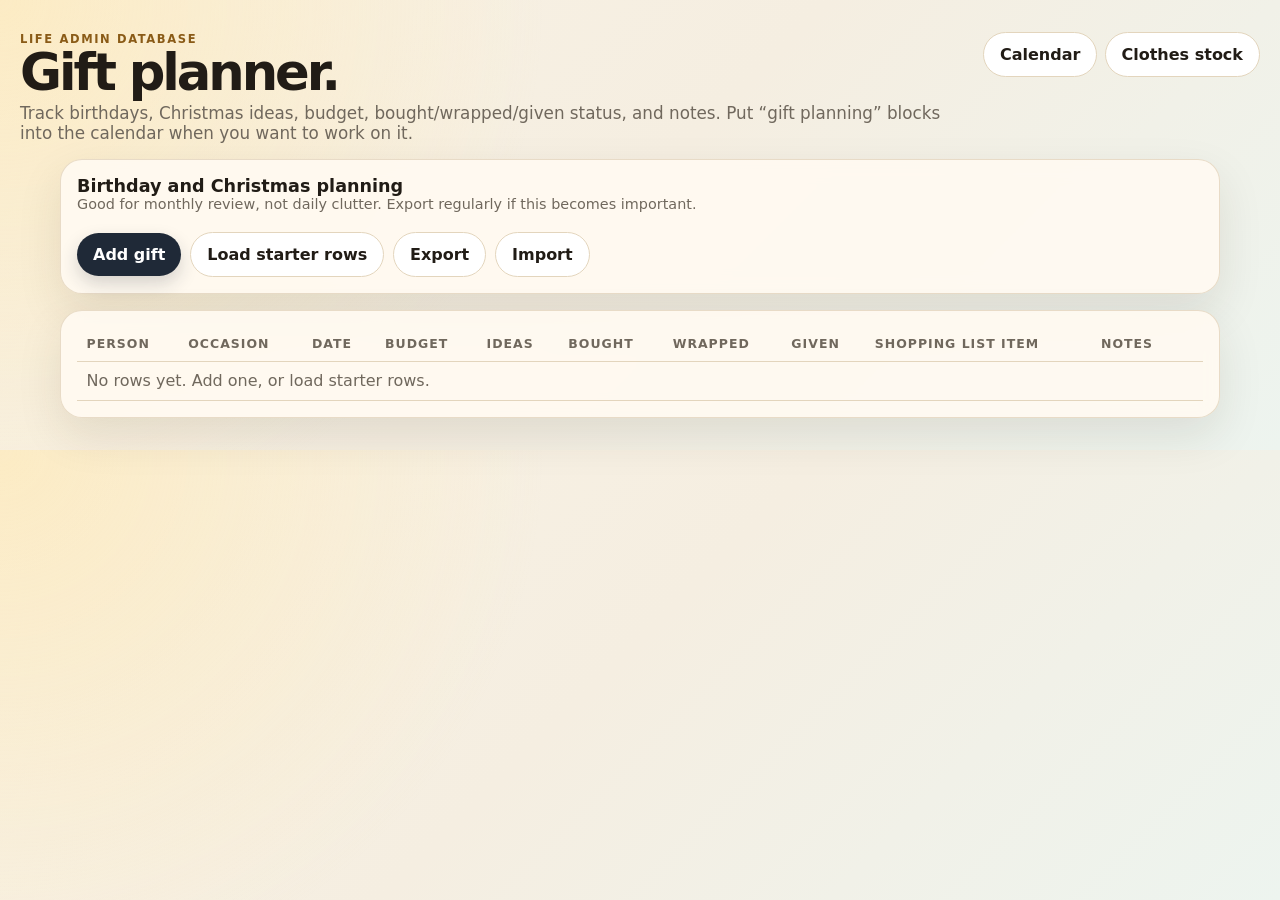
<file: gifts.html>
<!doctype html>
<html lang="en">
<head>
  <meta charset="utf-8">
  <meta name="viewport" content="width=device-width, initial-scale=1">
  <title>Gift Planner</title>
  <link rel="stylesheet" href="styles.css">
  <link rel="stylesheet" href="life-admin.css">
</head>
<body>
  <header class="app-header">
    <div>
      <p class="eyebrow">Life admin database</p>
      <h1>Gift planner.</h1>
      <p class="subtitle">Track birthdays, Christmas ideas, budget, bought/wrapped/given status, and notes. Put “gift planning” blocks into the calendar when you want to work on it.</p>
    </div>
    <div class="header-actions">
      <a class="nav-button" href="index.html">Calendar</a>
      <a class="nav-button" href="stock.html">Clothes stock</a>
    </div>
  </header>

  <main class="table-app">
    <section class="panel table-toolbar">
      <div>
        <p class="week-label">Birthday and Christmas planning</p>
        <p class="hint">Good for monthly review, not daily clutter. Export regularly if this becomes important.</p>
      </div>
      <div class="toggles">
        <button id="addRow" type="button">Add gift</button>
        <button id="seedRows" class="ghost" type="button">Load starter rows</button>
        <button id="exportRows" class="ghost" type="button">Export</button>
        <label class="file-button">Import<input id="importRows" type="file" accept="application/json"></label>
      </div>
    </section>

    <section class="panel table-wrap">
      <table class="data-table">
        <thead>
          <tr>
            <th>Person</th>
            <th>Occasion</th>
            <th>Date</th>
            <th>Budget</th>
            <th>Ideas</th>
            <th>Bought</th>
            <th>Wrapped</th>
            <th>Given</th>
            <th>Shopping list item</th>
            <th>Notes</th>
            <th></th>
          </tr>
        </thead>
        <tbody id="tableBody"></tbody>
      </table>
    </section>
  </main>

  <script>
    window.TABLE_APP_CONFIG = {
      key: "gift-planner",
      columns: [
        { key: "person" },
        { key: "occasion", type: "select", options: ["Birthday", "Christmas", "Thank you", "Other"], default: "Birthday" },
        { key: "date", type: "date" },
        { key: "budget" },
        { key: "ideas", type: "textarea" },
        { key: "bought", type: "select", options: ["No", "Yes"], default: "No" },
        { key: "wrapped", type: "select", options: ["No", "Yes"], default: "No" },
        { key: "given", type: "select", options: ["No", "Yes"], default: "No" },
        { key: "shopping", type: "textarea" },
        { key: "notes", type: "textarea" }
      ],
      sampleRows: [
        { person: "Example person", occasion: "Birthday", date: "", budget: "", ideas: "", bought: "No", wrapped: "No", given: "No", shopping: "", notes: "Add during monthly gift planning block" },
        { person: "Christmas list", occasion: "Christmas", date: "", budget: "", ideas: "", bought: "No", wrapped: "No", given: "No", shopping: "", notes: "Review monthly, more often near December" }
      ]
    };
  </script>
  <script src="table-app.js"></script>
</body>
</html>
</file>
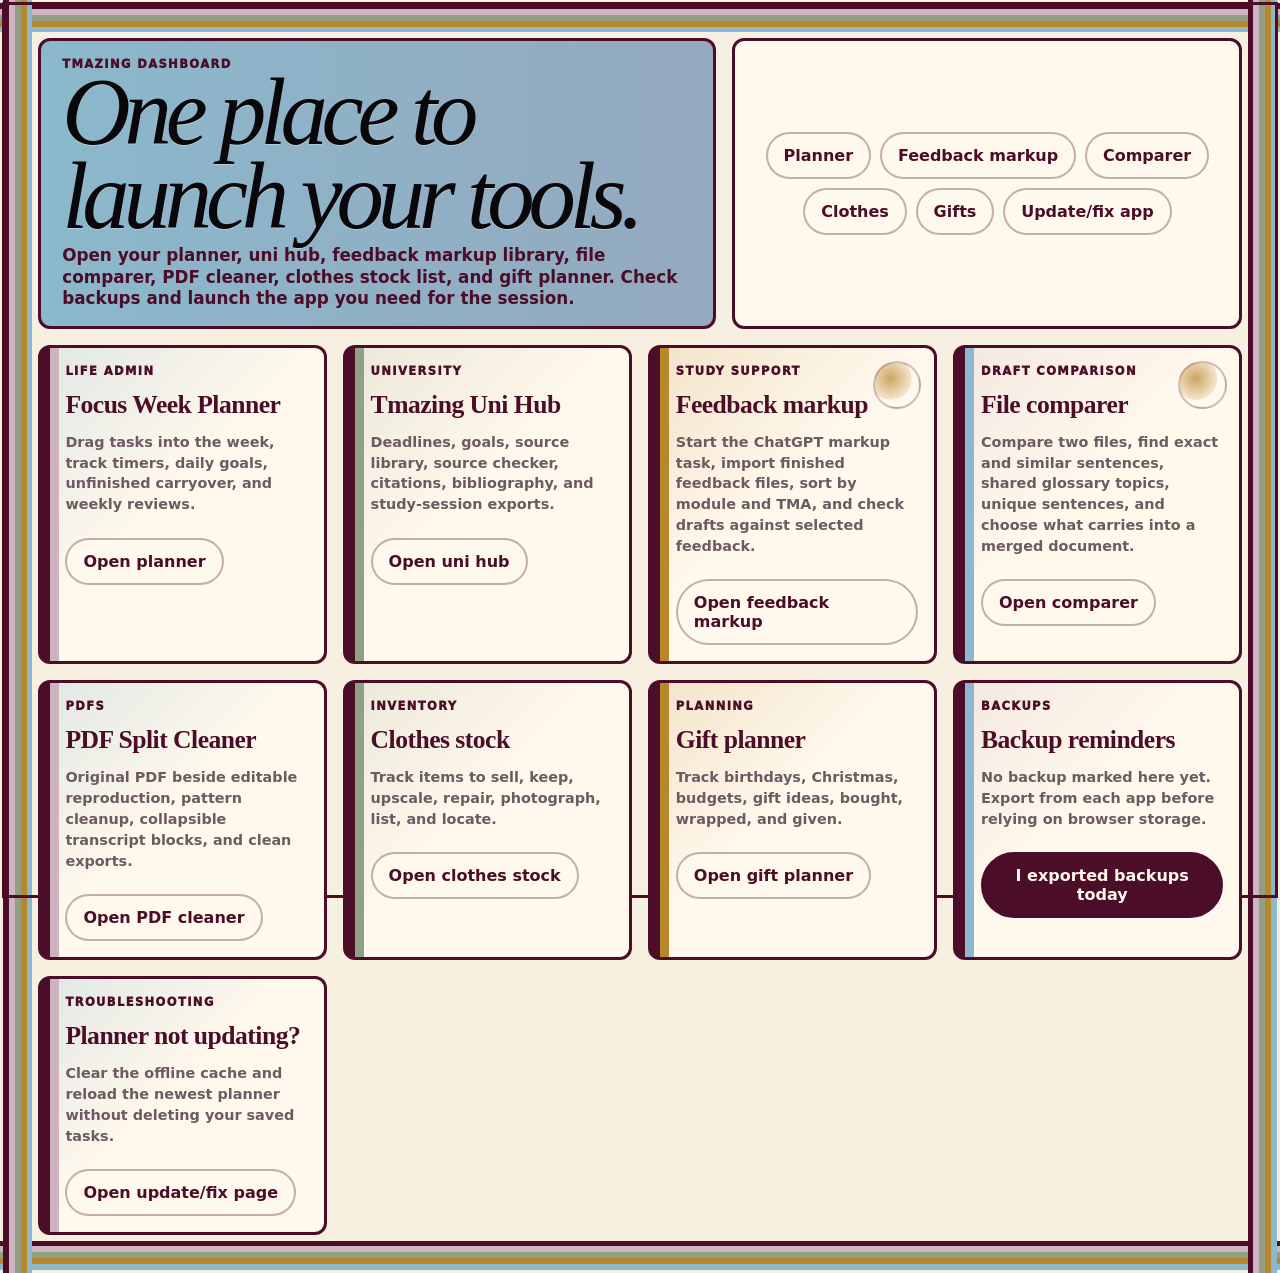
<file: home.html>
<!doctype html>
<html lang="en">
<head>
  <meta charset="utf-8">
  <meta name="viewport" content="width=device-width, initial-scale=1">
  <title>Tmazing Dashboard</title>
  <link rel="stylesheet" href="styles.css?v=47">
  <link rel="stylesheet" href="life-admin.css?v=47">
  <link rel="stylesheet" href="dashboard-tmazing-theme.css?v=47">
</head>
<body>
  <header class="app-header">
    <div>
      <p class="eyebrow">Tmazing Dashboard</p>
      <h1>One place to launch your tools.</h1>
      <p class="subtitle">Open your planner, uni hub, feedback markup library, file comparer, PDF cleaner, clothes stock list, and gift planner. Check backups and launch the app you need for the session.</p>
    </div>
    <div class="header-actions">
      <a class="nav-button" href="index.html?fresh=47">Planner</a>
      <a class="nav-button" href="https://izdrewz.github.io/tmazing/?fresh=11#feedbackMarkup">Feedback markup</a>
      <a class="nav-button" href="https://izdrewz.github.io/comparer/?fresh=1">Comparer</a>
      <a class="nav-button" href="stock.html?fresh=47">Clothes</a>
      <a class="nav-button" href="gifts.html?fresh=47">Gifts</a>
      <a class="nav-button" href="update.html?fresh=47">Update/fix app</a>
    </div>
  </header>

  <main class="table-app dashboard-grid">
    <section class="panel dashboard-card">
      <p class="eyebrow">Life admin</p>
      <h2>Focus Week Planner</h2>
      <p class="hint">Drag tasks into the week, track timers, daily goals, unfinished carryover, and weekly reviews.</p>
      <a class="nav-button" href="index.html?fresh=47">Open planner</a>
    </section>

    <section class="panel dashboard-card">
      <p class="eyebrow">University</p>
      <h2>Tmazing Uni Hub</h2>
      <p class="hint">Deadlines, goals, source library, source checker, citations, bibliography, and study-session exports.</p>
      <a class="nav-button" href="https://izdrewz.github.io/tmazing/?fresh=11">Open uni hub</a>
    </section>

    <section class="panel dashboard-card">
      <p class="eyebrow">Study support</p>
      <h2>Feedback markup</h2>
      <p class="hint">Start the ChatGPT markup task, import finished feedback files, sort by module and TMA, and check drafts against selected feedback.</p>
      <a class="nav-button" href="https://izdrewz.github.io/tmazing/?fresh=11#feedbackMarkup">Open feedback markup</a>
    </section>

    <section class="panel dashboard-card">
      <p class="eyebrow">Draft comparison</p>
      <h2>File comparer</h2>
      <p class="hint">Compare two files, find exact and similar sentences, shared glossary topics, unique sentences, and choose what carries into a merged document.</p>
      <a class="nav-button" href="https://izdrewz.github.io/comparer/?fresh=1">Open comparer</a>
    </section>

    <section class="panel dashboard-card">
      <p class="eyebrow">PDFs</p>
      <h2>PDF Split Cleaner</h2>
      <p class="hint">Original PDF beside editable reproduction, pattern cleanup, collapsible transcript blocks, and clean exports.</p>
      <a class="nav-button" href="https://izdrewz.github.io/pdf/">Open PDF cleaner</a>
    </section>

    <section class="panel dashboard-card">
      <p class="eyebrow">Inventory</p>
      <h2>Clothes stock</h2>
      <p class="hint">Track items to sell, keep, upscale, repair, photograph, list, and locate.</p>
      <a class="nav-button" href="stock.html?fresh=47">Open clothes stock</a>
    </section>

    <section class="panel dashboard-card">
      <p class="eyebrow">Planning</p>
      <h2>Gift planner</h2>
      <p class="hint">Track birthdays, Christmas, budgets, gift ideas, bought, wrapped, and given.</p>
      <a class="nav-button" href="gifts.html?fresh=47">Open gift planner</a>
    </section>

    <section class="panel dashboard-card">
      <p class="eyebrow">Backups</p>
      <h2>Backup reminders</h2>
      <p id="backupStatus" class="hint">Checking browser backup dates…</p>
      <button id="markBackup" type="button">I exported backups today</button>
    </section>

    <section class="panel dashboard-card">
      <p class="eyebrow">Troubleshooting</p>
      <h2>Planner not updating?</h2>
      <p class="hint">Clear the offline cache and reload the newest planner without deleting your saved tasks.</p>
      <a class="nav-button" href="update.html?fresh=47">Open update/fix page</a>
    </section>
  </main>

  <script>
    const key = 'tmazing-dashboard-backup-v1';
    const status = document.getElementById('backupStatus');
    const last = localStorage.getItem(key);
    if (!last) status.textContent = 'No backup marked here yet. Export from each app before relying on browser storage.';
    else {
      const days = Math.floor((Date.now() - new Date(last).getTime()) / 86400000);
      status.textContent = days === 0 ? 'Backups marked today.' : `Last backup marked ${days} day(s) ago.`;
    }
    document.getElementById('markBackup').addEventListener('click', () => {
      localStorage.setItem(key, new Date().toISOString());
      status.textContent = 'Backups marked today.';
    });
  </script>
</body>
</html>
</file>
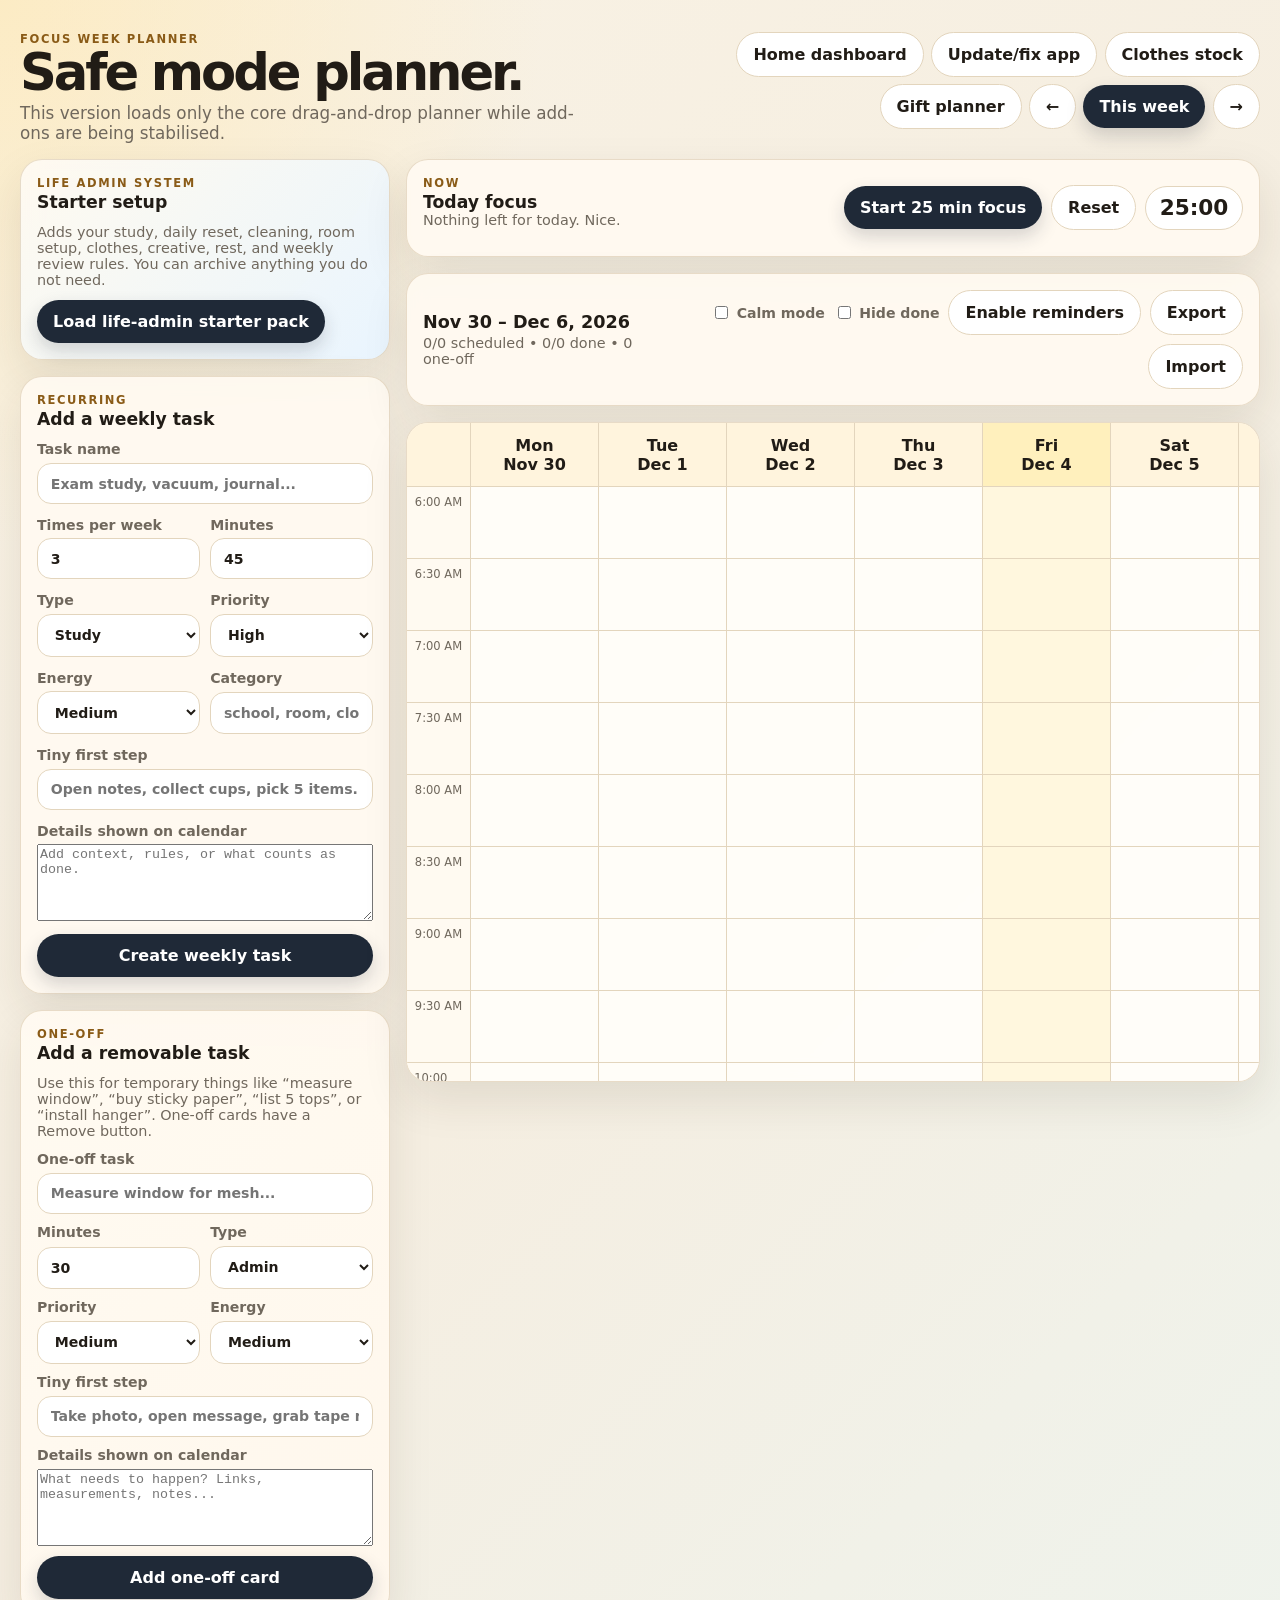
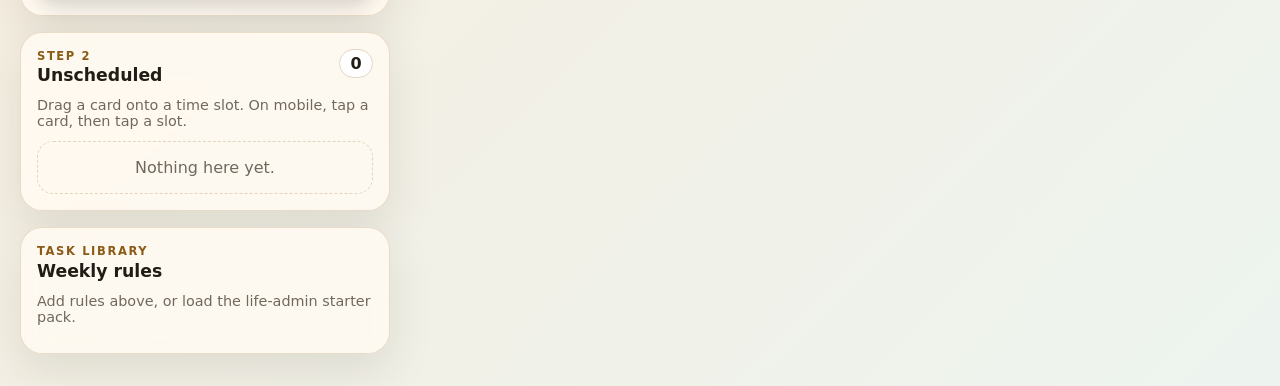
<file: safe.html>
<!doctype html>
<html lang="en">
<head>
  <meta charset="utf-8">
  <meta name="viewport" content="width=device-width, initial-scale=1">
  <title>Focus Week Planner Safe Mode</title>
  <meta name="description" content="Safe core version of the weekly task planner.">
  <link rel="manifest" href="manifest.webmanifest">
  <link rel="stylesheet" href="styles.css">
  <link rel="stylesheet" href="life-admin.css">
</head>
<body>
  <header class="app-header">
    <div>
      <p class="eyebrow">Focus Week Planner</p>
      <h1>Safe mode planner.</h1>
      <p class="subtitle">This version loads only the core drag-and-drop planner while add-ons are being stabilised.</p>
    </div>
    <div class="header-actions">
      <a class="nav-button" href="home.html">Home dashboard</a>
      <a class="nav-button" href="update.html">Update/fix app</a>
      <a class="nav-button" href="stock.html">Clothes stock</a>
      <a class="nav-button" href="gifts.html">Gift planner</a>
      <button id="prevWeek" class="ghost" type="button" aria-label="Previous week">←</button>
      <button id="todayWeek" type="button">This week</button>
      <button id="nextWeek" class="ghost" type="button" aria-label="Next week">→</button>
    </div>
  </header>

  <main class="layout">
    <aside class="sidebar">
      <section class="panel starter-panel">
        <div class="panel-heading">
          <div>
            <p class="eyebrow">Life admin system</p>
            <h2>Starter setup</h2>
          </div>
        </div>
        <p class="hint">Adds your study, daily reset, cleaning, room setup, clothes, creative, rest, and weekly review rules. You can archive anything you do not need.</p>
        <button id="loadStarter" type="button">Load life-admin starter pack</button>
      </section>

      <section class="panel">
        <div class="panel-heading">
          <div>
            <p class="eyebrow">Recurring</p>
            <h2>Add a weekly task</h2>
          </div>
        </div>
        <form id="taskForm" class="task-form">
          <label>Task name<input id="taskName" name="taskName" type="text" placeholder="Exam study, vacuum, journal..." autocomplete="off" required></label>
          <div class="form-row">
            <label>Times per week<input id="taskFrequency" name="taskFrequency" type="number" min="1" max="14" value="3" required></label>
            <label>Minutes<input id="taskDuration" name="taskDuration" type="number" min="5" max="360" step="5" value="45" required></label>
          </div>
          <div class="form-row">
            <label>Type<select id="taskType" name="taskType"><option>Study</option><option>Daily Reset</option><option>Admin</option><option>Cleaning</option><option>Room Setup</option><option>Shopping</option><option>Clothes</option><option>Creative</option><option>Life Planning</option><option>Rest</option></select></label>
            <label>Priority<select id="taskPriority" name="taskPriority"><option>Highest</option><option selected>High</option><option>Medium</option><option>Low</option></select></label>
          </div>
          <div class="form-row">
            <label>Energy<select id="taskEnergy" name="taskEnergy"><option value="low">Low</option><option value="medium" selected>Medium</option><option value="high">High</option></select></label>
            <label>Category<input id="taskCategory" name="taskCategory" type="text" placeholder="school, room, clothes..."></label>
          </div>
          <label>Tiny first step<input id="taskStep" name="taskStep" type="text" placeholder="Open notes, collect cups, pick 5 items..."></label>
          <label>Details shown on calendar<textarea id="taskDetails" name="taskDetails" rows="3" placeholder="Add context, rules, or what counts as done."></textarea></label>
          <button type="submit">Create weekly task</button>
        </form>
      </section>

      <section class="panel one-off-panel">
        <div class="panel-heading"><div><p class="eyebrow">One-off</p><h2>Add a removable task</h2></div></div>
        <p class="hint">Use this for temporary things like “measure window”, “buy sticky paper”, “list 5 tops”, or “install hanger”. One-off cards have a Remove button.</p>
        <form id="oneOffForm" class="task-form compact-form">
          <label>One-off task<input id="oneOffName" name="oneOffName" type="text" placeholder="Measure window for mesh..." autocomplete="off" required></label>
          <div class="form-row">
            <label>Minutes<input id="oneOffDuration" name="oneOffDuration" type="number" min="5" max="360" step="5" value="30" required></label>
            <label>Type<select id="oneOffType" name="oneOffType"><option>Admin</option><option>Study</option><option>Daily Reset</option><option>Cleaning</option><option>Room Setup</option><option>Shopping</option><option>Clothes</option><option>Creative</option><option>Life Planning</option><option>Rest</option></select></label>
          </div>
          <div class="form-row">
            <label>Priority<select id="oneOffPriority" name="oneOffPriority"><option>Highest</option><option>High</option><option selected>Medium</option><option>Low</option></select></label>
            <label>Energy<select id="oneOffEnergy" name="oneOffEnergy"><option value="low">Low</option><option value="medium" selected>Medium</option><option value="high">High</option></select></label>
          </div>
          <label>Tiny first step<input id="oneOffStep" name="oneOffStep" type="text" placeholder="Take photo, open message, grab tape measure..."></label>
          <label>Details shown on calendar<textarea id="oneOffDetails" name="oneOffDetails" rows="2" placeholder="What needs to happen? Links, measurements, notes..."></textarea></label>
          <button type="submit">Add one-off card</button>
        </form>
      </section>

      <section class="panel">
        <div class="panel-heading"><div><p class="eyebrow">Step 2</p><h2>Unscheduled</h2></div><span id="unscheduledCount" class="pill">0</span></div>
        <p class="hint">Drag a card onto a time slot. On mobile, tap a card, then tap a slot.</p>
        <div id="unscheduledList" class="card-list empty-list"></div>
      </section>

      <section class="panel">
        <div class="panel-heading"><div><p class="eyebrow">Task library</p><h2>Weekly rules</h2></div></div>
        <div id="taskLibrary" class="rules-list"></div>
      </section>
    </aside>

    <section class="main-board">
      <section class="panel focus-panel">
        <div><p class="eyebrow">Now</p><h2 id="focusTitle">Today focus</h2><p id="focusText" class="hint">Your next scheduled task will show here.</p></div>
        <div class="focus-actions"><button id="startFocus" type="button">Start 25 min focus</button><button id="resetFocus" class="ghost" type="button">Reset</button><span id="focusTimer" class="timer">25:00</span></div>
      </section>

      <section class="toolbar panel">
        <div><p id="weekLabel" class="week-label">Week</p><div id="progressText" class="progress-text">0 scheduled</div></div>
        <div class="toggles">
          <label class="switch"><input id="calmMode" type="checkbox"><span>Calm mode</span></label>
          <label class="switch"><input id="hideDone" type="checkbox"><span>Hide done</span></label>
          <button id="enableReminders" class="ghost" type="button">Enable reminders</button>
          <button id="exportData" class="ghost" type="button">Export</button>
          <label class="file-button">Import<input id="importData" type="file" accept="application/json"></label>
        </div>
      </section>

      <section class="calendar-shell panel" aria-label="Weekly calendar"><div id="calendar" class="calendar"></div></section>
    </section>
  </main>

  <template id="instanceCardTemplate">
    <article class="task-card" draggable="true">
      <div class="task-main"><div><div class="card-title-row"><h3></h3><span class="type-badge"></span></div><p class="task-meta"></p></div><span class="status-dot"></span></div>
      <p class="tiny-step"></p>
      <div class="card-actions"><button class="done-button" type="button">Done</button><button class="skip-button ghost" type="button">Skip</button><button class="details-button ghost" type="button">Details</button><button class="unschedule-button ghost" type="button">Unplan</button><button class="remove-button danger" type="button">Remove</button></div>
    </article>
  </template>

  <script src="app.js"></script>
</body>
</html>
</file>
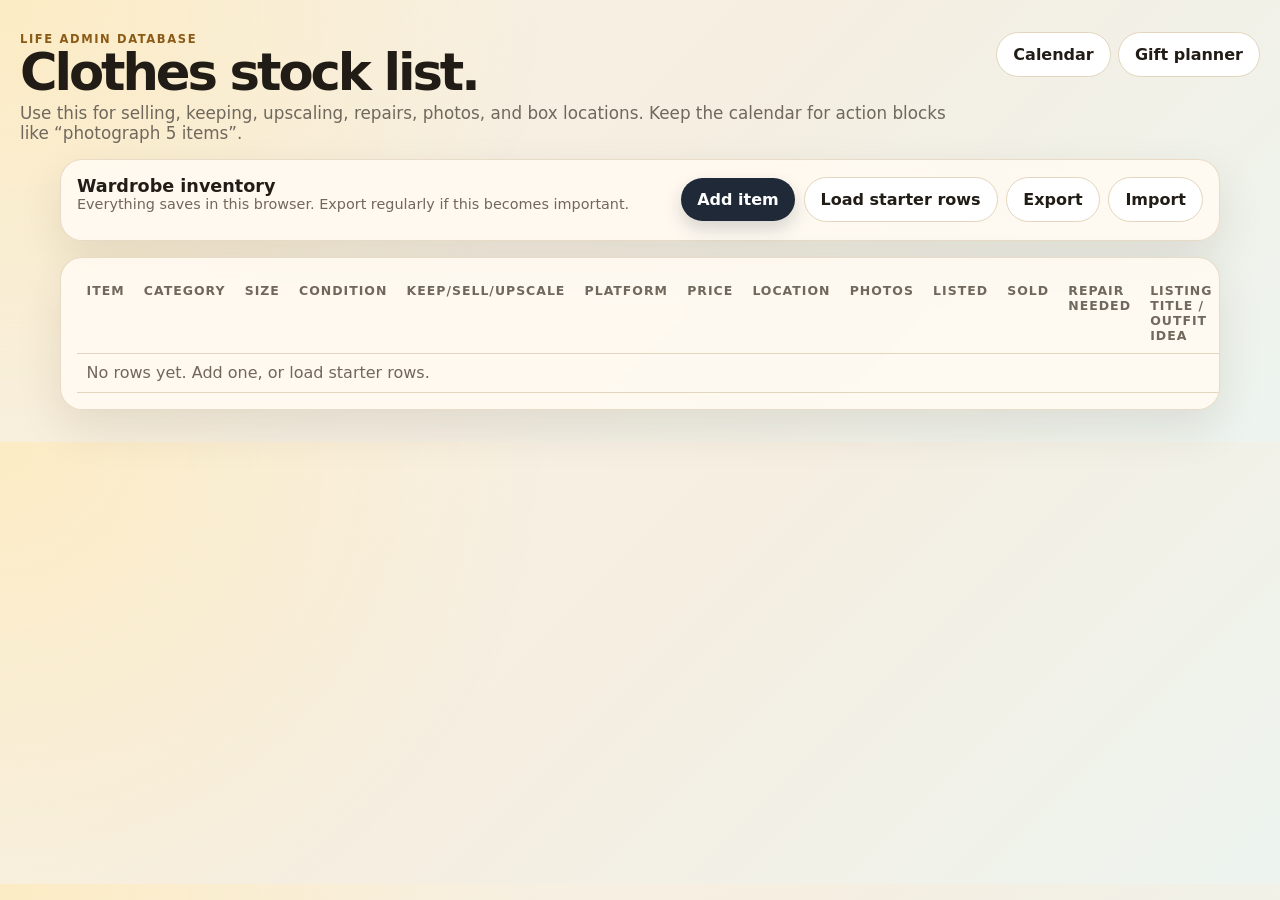
<file: stock.html>
<!doctype html>
<html lang="en">
<head>
  <meta charset="utf-8">
  <meta name="viewport" content="width=device-width, initial-scale=1">
  <title>Clothes Stock List</title>
  <link rel="stylesheet" href="styles.css">
  <link rel="stylesheet" href="life-admin.css">
</head>
<body>
  <header class="app-header">
    <div>
      <p class="eyebrow">Life admin database</p>
      <h1>Clothes stock list.</h1>
      <p class="subtitle">Use this for selling, keeping, upscaling, repairs, photos, and box locations. Keep the calendar for action blocks like “photograph 5 items”.</p>
    </div>
    <div class="header-actions">
      <a class="nav-button" href="index.html">Calendar</a>
      <a class="nav-button" href="gifts.html">Gift planner</a>
    </div>
  </header>

  <main class="table-app">
    <section class="panel table-toolbar">
      <div>
        <p class="week-label">Wardrobe inventory</p>
        <p class="hint">Everything saves in this browser. Export regularly if this becomes important.</p>
      </div>
      <div class="toggles">
        <button id="addRow" type="button">Add item</button>
        <button id="seedRows" class="ghost" type="button">Load starter rows</button>
        <button id="exportRows" class="ghost" type="button">Export</button>
        <label class="file-button">Import<input id="importRows" type="file" accept="application/json"></label>
      </div>
    </section>

    <section class="panel table-wrap">
      <table class="data-table">
        <thead>
          <tr>
            <th>Item</th>
            <th>Category</th>
            <th>Size</th>
            <th>Condition</th>
            <th>Keep/Sell/Upscale</th>
            <th>Platform</th>
            <th>Price</th>
            <th>Location</th>
            <th>Photos</th>
            <th>Listed</th>
            <th>Sold</th>
            <th>Repair needed</th>
            <th>Listing title / outfit idea</th>
            <th></th>
          </tr>
        </thead>
        <tbody id="tableBody"></tbody>
      </table>
    </section>
  </main>

  <script>
    window.TABLE_APP_CONFIG = {
      key: "clothes-stock",
      columns: [
        { key: "item" },
        { key: "category" },
        { key: "size" },
        { key: "condition", type: "select", options: ["New", "Excellent", "Good", "Okay", "Needs repair"], default: "Good" },
        { key: "decision", type: "select", options: ["Keep", "Sell", "Upscale", "Donate", "Bin"], default: "Sell" },
        { key: "platform", type: "select", options: ["Vinted", "Depop", "eBay", "Facebook", "Other", "Not listing"], default: "Vinted" },
        { key: "price" },
        { key: "location" },
        { key: "photos", type: "select", options: ["No", "Yes"], default: "No" },
        { key: "listed", type: "select", options: ["No", "Yes"], default: "No" },
        { key: "sold", type: "select", options: ["No", "Yes"], default: "No" },
        { key: "repair", type: "textarea" },
        { key: "listing", type: "textarea" }
      ],
      sampleRows: [
        { item: "Black top", category: "Top", size: "M", condition: "Good", decision: "Sell", platform: "Vinted", price: "", location: "Clothes to sell box", photos: "No", listed: "No", sold: "No", repair: "", listing: "" },
        { item: "Ren faire dress", category: "Dress", size: "", condition: "Good", decision: "Upscale", platform: "Not listing", price: "", location: "Creative projects", photos: "No", listed: "No", sold: "No", repair: "Customising needed", listing: "Deadline / event date" },
        { item: "Easy 5 item batch", category: "Mixed", size: "", condition: "Good", decision: "Sell", platform: "Vinted", price: "", location: "To photograph", photos: "No", listed: "No", sold: "No", repair: "", listing: "Use calendar task: photograph/list 5 items" }
      ]
    };
  </script>
  <script src="table-app.js"></script>
</body>
</html>
</file>
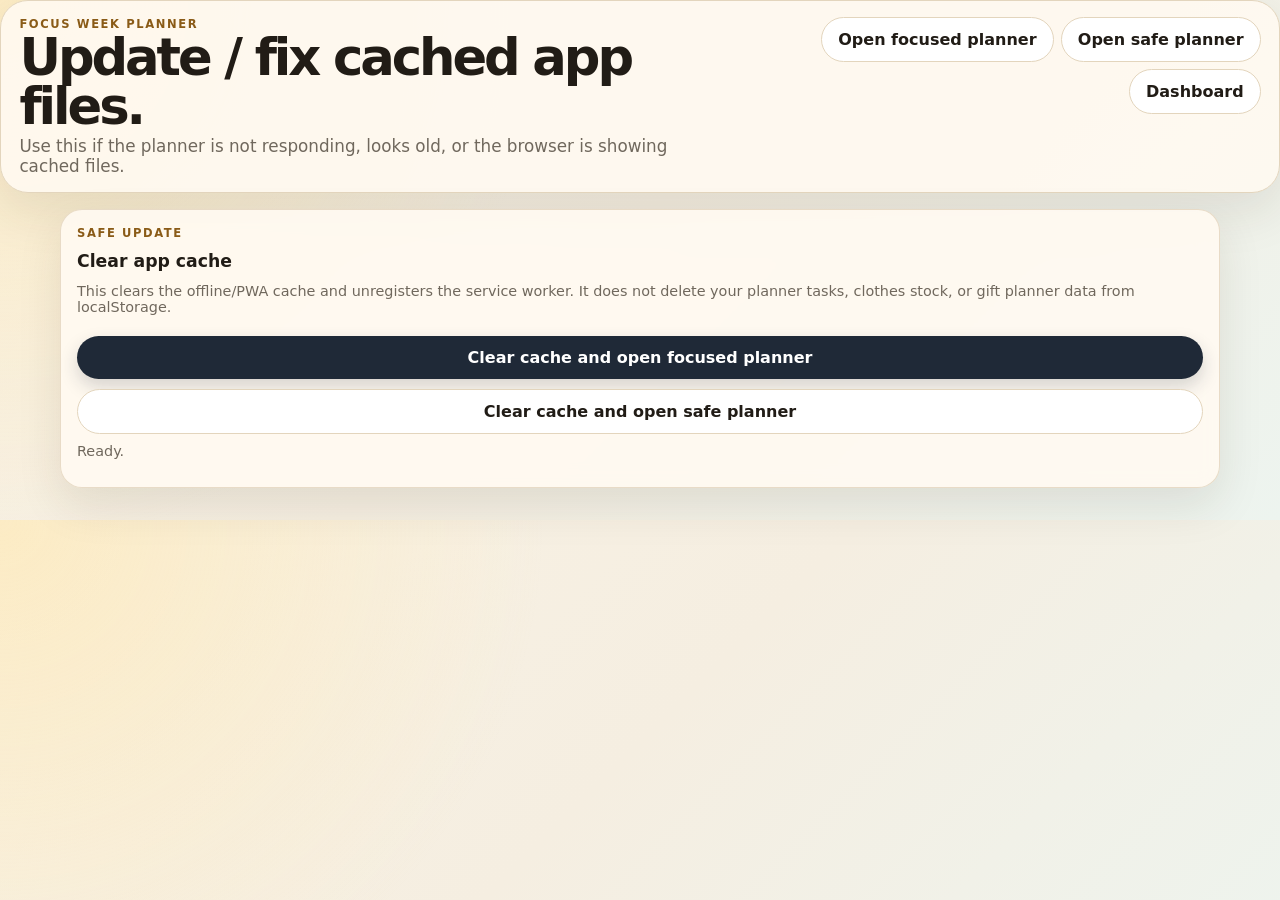
<file: update.html>
<!doctype html>
<html lang="en">
<head>
  <meta charset="utf-8">
  <meta name="viewport" content="width=device-width, initial-scale=1">
  <title>Update Focus Week Planner</title>
  <link rel="stylesheet" href="styles.css">
  <link rel="stylesheet" href="life-admin.css">
</head>
<body>
  <header class="app-header contained-header">
    <div>
      <p class="eyebrow">Focus Week Planner</p>
      <h1>Update / fix cached app files.</h1>
      <p class="subtitle">Use this if the planner is not responding, looks old, or the browser is showing cached files.</p>
    </div>
    <div class="header-actions">
      <a class="nav-button" href="planner.html">Open focused planner</a>
      <a class="nav-button" href="safe.html">Open safe planner</a>
      <a class="nav-button" href="https://izdrewz.github.io/dash/">Dashboard</a>
    </div>
  </header>

  <main class="table-app">
    <section class="panel dashboard-card">
      <p class="eyebrow">Safe update</p>
      <h2>Clear app cache</h2>
      <p class="hint">This clears the offline/PWA cache and unregisters the service worker. It does not delete your planner tasks, clothes stock, or gift planner data from localStorage.</p>
      <button id="updateNow" type="button">Clear cache and open focused planner</button>
      <button id="safeNow" class="ghost" type="button">Clear cache and open safe planner</button>
      <p id="status" class="hint">Ready.</p>
    </section>
  </main>

  <script>
    const status = document.getElementById('status');
    async function clearCache(target) {
      status.textContent = 'Clearing cached app files...';
      try {
        if ('serviceWorker' in navigator) {
          const registrations = await navigator.serviceWorker.getRegistrations();
          await Promise.all(registrations.map(reg => reg.unregister()));
        }
        if ('caches' in window) {
          const keys = await caches.keys();
          await Promise.all(keys.map(key => caches.delete(key)));
        }
        status.textContent = 'Done. Opening planner...';
        const version = Date.now();
        setTimeout(() => location.href = `${target}?fresh=${version}`, 500);
      } catch (error) {
        console.error(error);
        status.textContent = 'Something went wrong. Try opening ' + target + '?fresh=' + Date.now();
      }
    }
    document.getElementById('updateNow').addEventListener('click', () => clearCache('planner.html'));
    document.getElementById('safeNow').addEventListener('click', () => clearCache('safe.html'));
  </script>
</body>
</html>
</file>
<file: styles.css>
:root {
  color-scheme: light;
  --bg: #f7f3eb;
  --panel: #fffaf1;
  --panel-strong: #fff4dd;
  --text: #211c16;
  --muted: #70685d;
  --line: #e3d5bd;
  --shadow: 0 18px 45px rgba(48, 38, 23, 0.10);
  --radius: 22px;
  --slot-height: 72px;
  --today: #fff0bd;
  --selected: #e2f0ff;
  --danger: #7c2d12;
}

* {
  box-sizing: border-box;
}

body {
  margin: 0;
  font-family: ui-sans-serif, system-ui, -apple-system, BlinkMacSystemFont, "Segoe UI", sans-serif;
  background:
    radial-gradient(circle at top left, rgba(255, 230, 170, 0.55), transparent 34rem),
    linear-gradient(135deg, #f9f2e4 0%, #f5eee1 48%, #edf4ef 100%);
  color: var(--text);
}

button,
input,
select {
  font: inherit;
}

button,
.file-button {
  border: 0;
  border-radius: 999px;
  background: #1f2937;
  color: #fff;
  padding: 0.75rem 1rem;
  font-weight: 750;
  cursor: pointer;
  transition: transform 0.15s ease, box-shadow 0.15s ease, background 0.15s ease;
  box-shadow: 0 8px 18px rgba(31, 41, 55, 0.18);
}

button:hover,
.file-button:hover {
  transform: translateY(-1px);
}

button:active,
.file-button:active {
  transform: translateY(0);
}

button.ghost,
.file-button {
  background: #fff;
  color: var(--text);
  border: 1px solid var(--line);
  box-shadow: none;
}

button:focus-visible,
input:focus-visible,
select:focus-visible,
.task-card:focus-visible,
.slot:focus-visible {
  outline: 3px solid #93c5fd;
  outline-offset: 2px;
}

button.done-button {
  background: #14532d;
  box-shadow: none;
  padding: 0.55rem 0.75rem;
}

button.skip-button,
button.unschedule-button {
  padding: 0.55rem 0.75rem;
}

.app-header {
  max-width: 1500px;
  margin: 0 auto;
  padding: 2rem 1.25rem 1rem;
  display: flex;
  justify-content: space-between;
  gap: 1.25rem;
  align-items: flex-start;
}

.app-header h1 {
  margin: 0.15rem 0 0.35rem;
  font-size: clamp(2rem, 4vw, 4.3rem);
  line-height: 0.95;
  letter-spacing: -0.06em;
}

.subtitle {
  margin: 0;
  color: var(--muted);
  max-width: 58rem;
  font-size: 1.05rem;
}

.eyebrow {
  margin: 0;
  text-transform: uppercase;
  letter-spacing: 0.14em;
  color: #8a5b17;
  font-size: 0.72rem;
  font-weight: 850;
}

.header-actions {
  display: flex;
  gap: 0.45rem;
  align-items: center;
  flex-wrap: wrap;
  justify-content: flex-end;
}

.layout {
  max-width: 1500px;
  margin: 0 auto;
  padding: 0 1.25rem 2rem;
  display: grid;
  grid-template-columns: minmax(300px, 370px) minmax(0, 1fr);
  gap: 1rem;
  align-items: start;
}

.sidebar,
.main-board {
  display: grid;
  gap: 1rem;
}

.panel {
  background: rgba(255, 250, 241, 0.92);
  border: 1px solid rgba(227, 213, 189, 0.82);
  border-radius: var(--radius);
  box-shadow: var(--shadow);
  padding: 1rem;
  backdrop-filter: blur(10px);
}

.panel-heading {
  display: flex;
  justify-content: space-between;
  gap: 1rem;
  align-items: flex-start;
  margin-bottom: 0.75rem;
}

.panel h2 {
  margin: 0.15rem 0 0;
  font-size: 1.08rem;
}

.task-form {
  display: grid;
  gap: 0.8rem;
}

.task-form label,
.switch {
  display: grid;
  gap: 0.35rem;
  color: var(--muted);
  font-size: 0.88rem;
  font-weight: 700;
}

input,
select {
  width: 100%;
  border: 1px solid var(--line);
  background: #fff;
  color: var(--text);
  border-radius: 14px;
  padding: 0.72rem 0.8rem;
}

.form-row {
  display: grid;
  grid-template-columns: 1fr 1fr;
  gap: 0.65rem;
}

.hint {
  margin: 0 0 0.75rem;
  color: var(--muted);
  font-size: 0.9rem;
}

.pill {
  display: inline-flex;
  min-width: 2rem;
  justify-content: center;
  align-items: center;
  padding: 0.25rem 0.65rem;
  background: #fff;
  border: 1px solid var(--line);
  border-radius: 999px;
  font-weight: 800;
}

.card-list,
.rules-list {
  display: grid;
  gap: 0.65rem;
}

.empty-list:empty::before {
  content: "Nothing here yet.";
  display: block;
  color: var(--muted);
  padding: 1rem;
  border: 1px dashed var(--line);
  border-radius: 16px;
  text-align: center;
}

.task-card {
  border: 1px solid var(--line);
  background: #fff;
  border-radius: 18px;
  padding: 0.75rem;
  display: grid;
  gap: 0.55rem;
  cursor: grab;
  box-shadow: 0 10px 24px rgba(36, 28, 15, 0.07);
}

.task-card:active {
  cursor: grabbing;
}

.task-card.selected {
  outline: 3px solid #60a5fa;
  background: var(--selected);
}

.task-card.done {
  opacity: 0.72;
  background: #f1f8ef;
}

.task-card.skipped {
  opacity: 0.68;
  background: #fff7ed;
}

.task-main {
  display: flex;
  justify-content: space-between;
  gap: 0.75rem;
}

.task-card h3 {
  margin: 0;
  font-size: 0.98rem;
}

.task-meta,
.tiny-step {
  margin: 0.2rem 0 0;
  color: var(--muted);
  font-size: 0.78rem;
}

.tiny-step:empty {
  display: none;
}

.status-dot {
  width: 0.72rem;
  height: 0.72rem;
  border-radius: 999px;
  background: #94a3b8;
  flex: 0 0 auto;
  margin-top: 0.18rem;
}

.status-dot.low {
  background: #38bdf8;
}

.status-dot.medium {
  background: #f59e0b;
}

.status-dot.high {
  background: #ef4444;
}

.card-actions {
  display: flex;
  gap: 0.35rem;
  flex-wrap: wrap;
}

.rule-card {
  border: 1px solid var(--line);
  background: #fff;
  border-radius: 16px;
  padding: 0.75rem;
  display: grid;
  gap: 0.45rem;
}

.rule-card h3 {
  margin: 0;
  font-size: 0.95rem;
}

.rule-card p {
  margin: 0;
  color: var(--muted);
  font-size: 0.82rem;
}

.rule-actions {
  display: flex;
  flex-wrap: wrap;
  gap: 0.4rem;
}

.rule-actions button {
  padding: 0.48rem 0.7rem;
}

.focus-panel,
.toolbar {
  display: flex;
  align-items: center;
  justify-content: space-between;
  gap: 1rem;
}

.focus-actions,
.toggles {
  display: flex;
  align-items: center;
  gap: 0.55rem;
  flex-wrap: wrap;
  justify-content: flex-end;
}

.timer {
  font-variant-numeric: tabular-nums;
  font-size: 1.35rem;
  font-weight: 900;
  background: #fff;
  border: 1px solid var(--line);
  border-radius: 999px;
  padding: 0.55rem 0.85rem;
}

.week-label {
  margin: 0;
  font-weight: 900;
  font-size: 1.1rem;
}

.progress-text {
  color: var(--muted);
  font-size: 0.9rem;
  margin-top: 0.2rem;
}

.switch {
  display: flex;
  align-items: center;
  gap: 0.35rem;
}

.switch input {
  width: auto;
}

.file-button {
  position: relative;
  display: inline-flex;
  align-items: center;
}

.file-button input {
  position: absolute;
  inset: 0;
  opacity: 0;
  cursor: pointer;
}

.calendar-shell {
  overflow: auto;
  max-height: calc(100vh - 15rem);
  padding: 0;
}

.calendar {
  min-width: 960px;
  display: grid;
  grid-template-columns: 64px repeat(7, minmax(126px, 1fr));
}

.day-header,
.time-label,
.slot {
  border-right: 1px solid var(--line);
  border-bottom: 1px solid var(--line);
}

.corner,
.day-header {
  position: sticky;
  top: 0;
  z-index: 2;
  background: var(--panel-strong);
}

.corner {
  left: 0;
  z-index: 4;
  border-right: 1px solid var(--line);
  border-bottom: 1px solid var(--line);
}

.day-header {
  padding: 0.8rem 0.65rem;
  font-weight: 900;
  text-align: center;
}

.day-header.today {
  background: var(--today);
}

.time-label {
  position: sticky;
  left: 0;
  z-index: 1;
  background: var(--panel);
  color: var(--muted);
  font-size: 0.72rem;
  padding: 0.45rem;
  height: var(--slot-height);
  display: flex;
  justify-content: center;
  align-items: flex-start;
}

.slot {
  min-height: var(--slot-height);
  background: rgba(255, 255, 255, 0.58);
  padding: 0.35rem;
  display: grid;
  gap: 0.35rem;
  align-content: start;
}

.slot.today {
  background: rgba(255, 240, 189, 0.35);
}

.slot.drag-over,
.slot.targeted {
  background: #dbeafe;
  box-shadow: inset 0 0 0 2px #60a5fa;
}

.slot .task-card {
  padding: 0.55rem;
  border-radius: 14px;
  gap: 0.35rem;
}

.slot .card-actions {
  display: none;
}

.slot:hover .card-actions,
.slot:focus-within .card-actions {
  display: flex;
}

body.calm .subtitle,
body.calm .eyebrow,
body.calm .hint,
body.calm .rules-list {
  display: none;
}

body.calm .layout {
  grid-template-columns: minmax(280px, 330px) minmax(0, 1fr);
}

body.hide-done .task-card.done,
body.hide-done .task-card.skipped {
  display: none;
}

@media (max-width: 950px) {
  .app-header,
  .focus-panel,
  .toolbar {
    display: grid;
  }

  .header-actions,
  .focus-actions,
  .toggles {
    justify-content: flex-start;
  }

  .layout {
    grid-template-columns: 1fr;
  }

  .calendar-shell {
    max-height: 70vh;
  }
}
</file>
<file: life-admin.css>
textarea{resize:vertical;min-height:4.8rem}.nav-button{border-radius:999px;background:#fff;color:#211c16;border:1px solid #e3d5bd;box-shadow:none;text-decoration:none;display:inline-flex;align-items:center;justify-content:center;padding:.75rem 1rem;font-weight:750}.starter-panel{background:linear-gradient(135deg,rgba(255,250,241,.95),rgba(232,244,255,.95))}.one-off-panel{background:linear-gradient(135deg,rgba(255,250,241,.95),rgba(255,247,237,.95))}.compact-form{gap:.65rem}button.danger{background:#fff1f2;color:#7c2d12;border:1px solid #fecdd3;box-shadow:none;padding:.55rem .75rem}.task-card.one-off{border-color:#fed7aa;background:#fffdf7}.card-title-row{display:flex;align-items:center;gap:.4rem;flex-wrap:wrap}.type-badge{display:inline-flex;padding:.16rem .45rem;border-radius:999px;background:#eef2ff;color:#3730a3;font-size:.67rem;font-weight:850;text-transform:lowercase}.type-badge.one-off-badge{background:#ffedd5;color:#9a3412}.tiny-step{white-space:pre-line}.table-app{max-width:1200px;margin:0 auto;padding:0 1.25rem 2rem;display:grid;gap:1rem}.table-toolbar{display:flex;gap:.5rem;flex-wrap:wrap;align-items:center;justify-content:space-between}.table-wrap{overflow-x:auto}.data-table{width:100%;min-width:900px;border-collapse:collapse}.data-table th,.data-table td{border-bottom:1px solid #e3d5bd;padding:.6rem;text-align:left;vertical-align:top}.data-table th{color:#70685d;font-size:.78rem;text-transform:uppercase;letter-spacing:.08em}.data-table input,.data-table select,.data-table textarea{border-radius:10px;padding:.5rem;min-width:7rem}.data-table textarea{min-width:12rem;min-height:3rem}.hint-cell{color:#70685d;text-align:center;padding:1rem}.dashboard-grid{grid-template-columns:repeat(auto-fit,minmax(260px,1fr));align-items:stretch}.dashboard-card{display:grid;gap:.6rem;align-content:start}.dashboard-card h2{margin:.1rem 0}.dashboard-card .nav-button{justify-self:start}.planner-focused-page{padding:1.25rem;background:radial-gradient(circle at top left,rgba(255,226,165,.55),transparent 34rem),linear-gradient(135deg,#f6efe4,#eef6f2)}.contained-header{max-width:1420px;margin:0 auto 1rem;padding:1rem 1.15rem;border:1px solid #e3d5bd;border-radius:28px;background:rgba(255,250,241,.9);box-shadow:0 18px 50px rgba(48,38,23,.1)}.planner-shell{max-width:1420px;margin:0 auto 2rem;display:grid;grid-template-columns:minmax(260px,320px) minmax(0,1fr);gap:1rem}.planner-sidebar{display:grid;gap:1rem;align-content:start}.planner-board{display:grid;gap:1rem;min-width:0}.compact-details{padding:.85rem}.compact-details summary{cursor:pointer;font-weight:900;list-style:none;display:flex;justify-content:space-between;align-items:center}.compact-details summary::-webkit-details-marker{display:none}.compact-details summary::after{content:"＋";font-weight:900;color:#70685d}.compact-details[open] summary::after{content:"–"}.compact-details .task-form{margin-top:.75rem}.slim-focus{display:flex;justify-content:space-between;align-items:center;gap:1rem;padding:.85rem 1rem}.pile-panel{border:2px solid #dec9a6;background:linear-gradient(135deg,rgba(255,250,241,.98),rgba(255,247,237,.96));padding:1rem}.pile-tabs{display:flex;gap:.5rem;flex-wrap:wrap;margin:.4rem 0 .8rem}.pile-tab{display:inline-flex;align-items:center;gap:.45rem;border:1px solid #e3d5bd;background:#fff;color:#211c16;box-shadow:none;border-radius:999px;padding:.55rem .75rem;font-size:.84rem}.pile-tab strong{display:inline-flex;align-items:center;justify-content:center;min-width:1.45rem;height:1.45rem;border-radius:999px;background:#f3ead9;color:#211c16;font-size:.75rem}.pile-tab.active{background:#1f2937;color:#fff;border-color:#1f2937}.pile-tab.active strong{background:#fff;color:#1f2937}.pile-list{display:block}.pile-section{border:1px solid #e3d5bd;border-radius:20px;background:#fff;overflow:hidden}.pile-section-header{display:flex;justify-content:space-between;gap:.75rem;align-items:center;padding:.65rem .85rem;background:#fffaf1;border-bottom:1px solid #e3d5bd;font-weight:900}.pile-section-grid{display:grid;grid-template-columns:repeat(auto-fit,minmax(230px,1fr));gap:.65rem;padding:.75rem}.pile-section-grid .task-card{margin:0;min-height:100%}.compact-toolbar{padding:.85rem 1rem}.contained-calendar{border:2px solid #dec9a6;background:rgba(255,250,241,.96);padding:1rem;overflow:auto}.planner-focused-page .calendar{min-width:900px}.planner-focused-page .slot{min-height:68px}.planner-focused-page .task-card{box-shadow:0 8px 18px rgba(48,38,23,.08)}.task-group-controls{display:flex;gap:.45rem;flex-wrap:wrap;margin:.45rem 0 .6rem}.task-group-controls button{padding:.45rem .7rem;font-size:.78rem}.grouped-unscheduled-list{display:grid;gap:.7rem}.task-group-section{border:1px solid #e3d5bd;border-radius:18px;background:#fffaf1;overflow:hidden}.task-group-header{width:100%;border:0;border-radius:0;background:#fff;color:#211c16;box-shadow:none;display:flex;align-items:center;justify-content:space-between;gap:.6rem;padding:.75rem .85rem;text-align:left}.task-group-header span:first-child{display:flex;gap:.45rem;align-items:center;font-weight:900}.task-group-header[aria-expanded="false"]{background:#f7efe0}.task-group-emoji{font-size:1rem}.task-group-count{display:inline-flex;align-items:center;justify-content:center;min-width:1.7rem;height:1.7rem;border-radius:999px;background:#1f2937;color:#fff;font-size:.78rem;font-weight:900}.task-group-cards{display:grid;gap:.55rem;padding:.65rem;background:linear-gradient(180deg,#fffdf8,#fffaf1)}.task-group-cards[hidden]{display:none}.session-panel{max-width:1500px;margin:0 auto 1rem;display:flex;align-items:center;justify-content:space-between;gap:1rem}.session-actions{display:flex;gap:.5rem;flex-wrap:wrap;align-items:center}.session-modal-backdrop{position:fixed;inset:0;background:rgba(31,41,55,.35);z-index:9999;display:grid;place-items:center;padding:1rem}.session-modal{width:min(900px,100%);max-height:88vh;overflow:auto}.session-modal-body{display:grid;gap:.85rem}.carry-list{display:grid;gap:.45rem}.carry-row{display:grid;grid-template-columns:1.4fr 1fr;gap:.5rem;align-items:center;border:1px solid #e3d5bd;background:#fff;border-radius:14px;padding:.55rem}.review-table{width:100%;border-collapse:collapse;background:#fff;border-radius:14px;overflow:hidden}.review-table th,.review-table td{border-bottom:1px solid #e3d5bd;padding:.55rem;text-align:left}.task-timer-button{font-variant-numeric:tabular-nums}.auto-open .session-modal{outline:4px solid #dbeafe}body.calm .starter-panel,body.calm .one-off-panel textarea,body.calm .task-form textarea{display:none}@media(max-width:1050px){.planner-focused-page{padding:.75rem}.contained-header{border-radius:22px}.planner-shell{grid-template-columns:1fr}.planner-sidebar{grid-template-columns:1fr}.slim-focus{display:grid}.pile-section-grid{grid-template-columns:1fr}.contained-calendar{padding:.65rem}}@media(max-width:850px){.session-panel{display:grid}.carry-row{grid-template-columns:1fr}.task-group-header{padding:.7rem}.task-group-cards{padding:.5rem}}
</file>
<file: dashboard-tmazing-theme.css>
:root {
  --dash-cream-mushroom: #f7efdf;
  --dash-paper-cream: #fff8ec;
  --dash-deep-plum: #4b0d27;
  --dash-red-plum: #751f32;
  --dash-dusty-mauve: #cdb4c0;
  --dash-mauve-rose: #d8c0cb;
  --dash-duck-egg-blue: #8bb8cc;
  --dash-grey-cornflower: #94a9bf;
  --dash-cool-sage: #aab59e;
  --dash-eucalyptus: #8fa083;
  --dash-vintage-gold: #b8862b;
  --dash-ink: #25161f;
  --dash-muted: #6d5a62;
}

body {
  min-height: 100vh;
  color: var(--dash-ink) !important;
  background:
    linear-gradient(90deg,
      transparent 0 .18rem,
      var(--dash-deep-plum) .18rem .55rem,
      var(--dash-dusty-mauve) .55rem .92rem,
      var(--dash-eucalyptus) .92rem 1.29rem,
      var(--dash-vintage-gold) 1.29rem 1.66rem,
      var(--dash-duck-egg-blue) 1.66rem 2.03rem,
      transparent 2.03rem calc(100% - 2.03rem),
      var(--dash-deep-plum) calc(100% - 2.03rem) calc(100% - 1.66rem),
      var(--dash-dusty-mauve) calc(100% - 1.66rem) calc(100% - 1.29rem),
      var(--dash-eucalyptus) calc(100% - 1.29rem) calc(100% - .92rem),
      var(--dash-vintage-gold) calc(100% - .92rem) calc(100% - .55rem),
      var(--dash-duck-egg-blue) calc(100% - .55rem) calc(100% - .18rem),
      transparent calc(100% - .18rem)),
    linear-gradient(180deg,
      transparent 0 .18rem,
      var(--dash-deep-plum) .18rem .55rem,
      var(--dash-dusty-mauve) .55rem .92rem,
      var(--dash-eucalyptus) .92rem 1.29rem,
      var(--dash-vintage-gold) 1.29rem 1.66rem,
      var(--dash-duck-egg-blue) 1.66rem 2.03rem,
      transparent 2.03rem calc(100% - 2.03rem),
      var(--dash-deep-plum) calc(100% - 2.03rem) calc(100% - 1.66rem),
      var(--dash-dusty-mauve) calc(100% - 1.66rem) calc(100% - 1.29rem),
      var(--dash-eucalyptus) calc(100% - 1.29rem) calc(100% - .92rem),
      var(--dash-vintage-gold) calc(100% - .92rem) calc(100% - .55rem),
      var(--dash-duck-egg-blue) calc(100% - .55rem) calc(100% - .18rem),
      transparent calc(100% - .18rem)),
    var(--dash-cream-mushroom) !important;
  padding: 2.35rem !important;
}

body::before {
  content: "";
  position: fixed;
  inset: .12rem;
  pointer-events: none;
  border: 3px solid var(--dash-deep-plum);
  z-index: -1;
}

.app-header,
.table-app {
  max-width: 1740px !important;
  margin-left: auto !important;
  margin-right: auto !important;
}

.app-header {
  display: grid !important;
  grid-template-columns: minmax(0, 1fr) minmax(280px, 510px) !important;
  gap: 1rem !important;
  align-items: stretch !important;
  margin-bottom: 1rem !important;
  padding: 0 !important;
  background: transparent !important;
  border: 0 !important;
  box-shadow: none !important;
}

.app-header > div:first-child,
.header-actions,
.panel.dashboard-card {
  border: 3px solid var(--dash-deep-plum) !important;
  border-radius: 12px !important;
  box-shadow: none !important;
}

.app-header > div:first-child {
  background: linear-gradient(90deg, var(--dash-duck-egg-blue), var(--dash-grey-cornflower)) !important;
  padding: 1rem 1.35rem !important;
}

.app-header .eyebrow,
.dashboard-card .eyebrow {
  color: var(--dash-deep-plum) !important;
  letter-spacing: .12em !important;
  font-weight: 950 !important;
}

.app-header h1 {
  font-family: Georgia, "Times New Roman", serif !important;
  font-style: italic !important;
  font-weight: 500 !important;
  letter-spacing: -.065em !important;
  line-height: .88 !important;
  color: #09070a !important;
  font-size: clamp(3.4rem, 7.4vw, 7rem) !important;
  margin: .05rem 0 .45rem !important;
  text-shadow: 0 1px 0 rgba(255, 248, 236, .35) !important;
}

.app-header .subtitle {
  color: var(--dash-deep-plum) !important;
  font-weight: 750 !important;
  max-width: 1120px !important;
  line-height: 1.28 !important;
}

.header-actions {
  background: var(--dash-paper-cream) !important;
  padding: 1rem !important;
  display: flex !important;
  flex-wrap: wrap !important;
  justify-content: center !important;
  align-content: center !important;
  gap: .55rem !important;
}

.header-actions .nav-button,
.dashboard-card .nav-button,
.dashboard-card button {
  border: 2px solid rgba(75, 13, 39, .32) !important;
  background: var(--dash-paper-cream) !important;
  color: var(--dash-deep-plum) !important;
  box-shadow: none !important;
  font-weight: 900 !important;
  border-radius: 999px !important;
}

.header-actions .nav-button:hover,
.dashboard-card .nav-button:hover,
.dashboard-card button:hover {
  transform: translateY(-1px);
  box-shadow: 0 8px 0 rgba(75, 13, 39, .10) !important;
}

.table-app.dashboard-grid {
  display: grid !important;
  grid-template-columns: repeat(auto-fit, minmax(270px, 1fr)) !important;
  gap: 1rem !important;
  padding: 0 !important;
  background: transparent !important;
}

.panel.dashboard-card {
  position: relative;
  overflow: hidden;
  display: grid !important;
  align-content: start !important;
  gap: .65rem !important;
  min-height: 215px;
  padding: 1rem 1rem 1rem 1.55rem !important;
  background:
    linear-gradient(90deg, var(--dash-deep-plum) 0 .55rem, transparent .55rem),
    var(--dash-paper-cream) !important;
}

.panel.dashboard-card:nth-child(4n+1) {
  background:
    linear-gradient(90deg, var(--dash-deep-plum) 0 .55rem, var(--dash-dusty-mauve) .55rem 1.1rem, transparent 1.1rem),
    linear-gradient(135deg, rgba(139,184,204,.26), rgba(255,248,236,.84) 46%),
    var(--dash-paper-cream) !important;
}

.panel.dashboard-card:nth-child(4n+2) {
  background:
    linear-gradient(90deg, var(--dash-deep-plum) 0 .55rem, var(--dash-eucalyptus) .55rem 1.1rem, transparent 1.1rem),
    linear-gradient(135deg, rgba(170,181,158,.24), rgba(255,248,236,.84) 46%),
    var(--dash-paper-cream) !important;
}

.panel.dashboard-card:nth-child(4n+3) {
  background:
    linear-gradient(90deg, var(--dash-deep-plum) 0 .55rem, var(--dash-vintage-gold) .55rem 1.1rem, transparent 1.1rem),
    linear-gradient(135deg, rgba(184,134,43,.18), rgba(255,248,236,.86) 46%),
    var(--dash-paper-cream) !important;
}

.panel.dashboard-card:nth-child(4n+4) {
  background:
    linear-gradient(90deg, var(--dash-deep-plum) 0 .55rem, var(--dash-duck-egg-blue) .55rem 1.1rem, transparent 1.1rem),
    linear-gradient(135deg, rgba(205,180,192,.24), rgba(255,248,236,.86) 46%),
    var(--dash-paper-cream) !important;
}

.dashboard-card h2 {
  font-family: Georgia, "Times New Roman", serif !important;
  color: var(--dash-deep-plum) !important;
  letter-spacing: -.02em !important;
  font-size: clamp(1.45rem, 2vw, 2rem) !important;
}

.dashboard-card .hint {
  color: var(--dash-muted) !important;
  line-height: 1.45 !important;
  font-weight: 650 !important;
}

.dashboard-card .nav-button,
.dashboard-card button {
  width: fit-content !important;
  align-self: end !important;
  margin-top: auto !important;
}

.dashboard-card:nth-child(3) {
  border-color: var(--dash-deep-plum) !important;
}

.dashboard-card:nth-child(3)::after,
.dashboard-card:nth-child(4)::after {
  content: "";
  position: absolute;
  right: .8rem;
  top: .8rem;
  width: 2.8rem;
  height: 2.8rem;
  border-radius: 999px;
  border: 2px solid rgba(75,13,39,.35);
  background: radial-gradient(circle at 35% 35%, var(--dash-vintage-gold), rgba(184,134,43,.22) 52%, transparent 53%);
  opacity: .72;
}

#markBackup {
  background: var(--dash-deep-plum) !important;
  color: var(--dash-paper-cream) !important;
  border-color: var(--dash-deep-plum) !important;
}

@media (max-width: 920px) {
  body {
    padding: 1.25rem !important;
  }

  .app-header {
    grid-template-columns: 1fr !important;
  }

  .app-header h1 {
    font-size: clamp(3rem, 14vw, 5.5rem) !important;
  }
}
</file>
